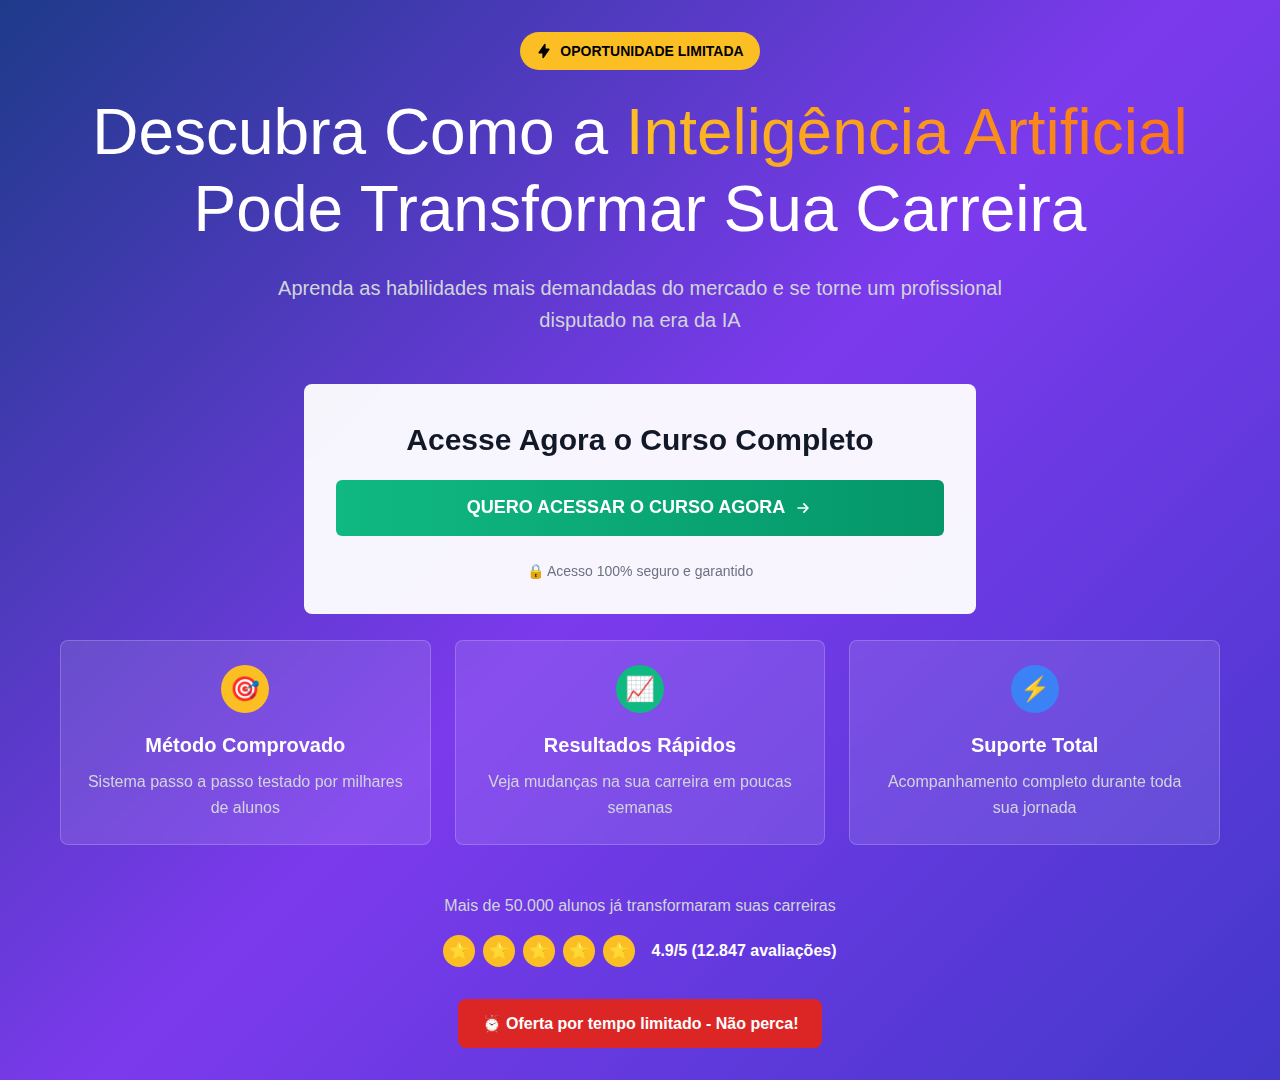
<file: index.html>
<!DOCTYPE html>
<html lang="pt-BR">
<head>
    <meta charset="UTF-8">
    <meta name="viewport" content="width=device-width, initial-scale=1.0">
    <title>Transforme Sua Carreira com IA - Acesso Exclusivo</title>
    <meta name="description" content="Descubra como a Inteligência Artificial pode revolucionar sua carreira. Método comprovado por milhares de alunos.">
    <meta name="keywords" content="inteligência artificial, IA, curso, carreira, tecnologia, programação">
    
    <!-- Open Graph -->
    <meta property="og:title" content="Transforme Sua Carreira com IA - Acesso Exclusivo">
    <meta property="og:description" content="Descubra como a Inteligência Artificial pode revolucionar sua carreira.">
    <meta property="og:type" content="website">
    
    <!-- TikTok Pixel Code Start -->
    <script>
    !function (w, d, t) {
    w.TiktokAnalyticsObject=t;var ttq=w[t]=w[t]||[];ttq.methods=["page","track","identify","instances","debug","on","off","once","ready","alias","group","enableCookie","disableCookie","holdConsent","revokeConsent","grantConsent"],ttq.setAndDefer=function(t,e){t[e]=function(){t.push([e].concat(Array.prototype.slice.call(arguments,0)))}};for(var i=0;i<ttq.methods.length;i++)ttq.setAndDefer(ttq,ttq.methods[i]);ttq.instance=function(t){for(
    var e=ttq._i[t]||[],n=0;n<ttq.methods.length;n++)ttq.setAndDefer(e,ttq.methods[n]);return e},ttq.load=function(e,n){var r="https://analytics.tiktok.com/i18n/pixel/events.js",o=n&&n.partner;ttq._i=ttq._i||{},ttq._i[e]=[],ttq._i[e]._u=r,ttq._t=ttq._t||{},ttq._t[e]=+new Date,ttq._o=ttq._o||{},ttq._o[e]=n||{};n=document.createElement("script")
    ;n.type="text/javascript",n.async=!0,n.src=r+"?sdkid="+e+"&lib="+t;e=document.getElementsByTagName("script")[0];e.parentNode.insertBefore(n,e)};


    ttq.load('D17FUD3C77U8DLIL918G');
    ttq.page();
    }(window, document, 'ttq');
    </script>
    <!-- TikTok Pixel Code End -->

    <style>
        * {
            margin: 0;
            padding: 0;
            box-sizing: border-box;
        }

        body {
            font-family: -apple-system, BlinkMacSystemFont, 'Segoe UI', Roboto, sans-serif;
            line-height: 1.6;
            color: #333;
        }

        .container {
            max-width: 1200px;
            margin: 0 auto;
            padding: 0 20px;
        }

        /* Background gradient */
        .hero-section {
            min-height: 100vh;
            background: linear-gradient(135deg, #1e3a8a 0%, #7c3aed 50%, #4338ca 100%);
            padding: 2rem 0;
        }

        /* Header styles */
        .header {
            text-align: center;
            margin-bottom: 3rem;
        }

        .badge {
            display: inline-flex;
            align-items: center;
            background: #fbbf24;
            color: #000;
            padding: 0.5rem 1rem;
            border-radius: 9999px;
            font-size: 0.875rem;
            font-weight: 600;
            margin-bottom: 1.5rem;
        }

        .badge-icon {
            width: 1rem;
            height: 1rem;
            margin-right: 0.5rem;
        }

        .main-title {
            font-size: clamp(2rem, 5vw, 4rem);
            font-weight: 500;
            color: white;
            margin-bottom: 1.5rem;
            line-height: 1.2;
        }

        .gradient-text {
            background: linear-gradient(to right, #fbbf24, #f97316);
            -webkit-background-clip: text;
            -webkit-text-fill-color: transparent;
            background-clip: text;
        }

        .subtitle {
            font-size: 1.25rem;
            color: #d1d5db;
            margin-bottom: 2rem;
            max-width: 48rem;
            margin-left: auto;
            margin-right: auto;
        }

        /* Benefits grid */
        .benefits-grid {
            display: grid;
            grid-template-columns: repeat(auto-fit, minmax(300px, 1fr));
            gap: 1.5rem;
            margin-bottom: 3rem;
        }

        .benefit-card {
            background: rgba(255, 255, 255, 0.1);
            backdrop-filter: blur(10px);
            border: 1px solid rgba(255, 255, 255, 0.2);
            border-radius: 0.5rem;
            padding: 1.5rem;
            text-align: center;
            transition: transform 0.3s ease;
        }

        .benefit-card:hover {
            transform: translateY(-5px);
        }

        .benefit-icon {
            width: 3rem;
            height: 3rem;
            margin: 0 auto 1rem;
            border-radius: 50%;
            display: flex;
            align-items: center;
            justify-content: center;
            font-size: 1.5rem;
        }

        .icon-yellow { background: #fbbf24; }
        .icon-green { background: #10b981; }
        .icon-blue { background: #3b82f6; }

        .benefit-title {
            font-size: 1.25rem;
            font-weight: 600;
            color: white;
            margin-bottom: 0.5rem;
        }

        .benefit-description {
            color: #d1d5db;
        }

        /* CTA Section */
        .cta-section {
            max-width: 42rem;
            margin: 0 auto;
            background: rgba(255, 255, 255, 0.95);
            backdrop-filter: blur(10px);
            border-radius: 0.5rem;
            padding: 2rem;
            text-align: center;
        }

        .cta-title {
            font-size: 1.875rem;
            font-weight: 700;
            color: #111827;
            margin-bottom: 1rem;
        }

        .cta-description {
            color: #4b5563;
            font-size: 1.125rem;
            margin-bottom: 1.5rem;
        }

        .cta-button {
            width: 100%;
            height: 3.5rem;
            font-size: 1.125rem;
            font-weight: 600;
            background: linear-gradient(to right, #10b981, #059669);
            color: white;
            border: none;
            border-radius: 0.375rem;
            cursor: pointer;
            transition: all 0.3s ease;
            display: flex;
            align-items: center;
            justify-content: center;
            gap: 0.5rem;
        }

        .cta-button:hover {
            background: linear-gradient(to right, #059669, #047857);
            transform: translateY(-2px);
            box-shadow: 0 10px 25px rgba(16, 185, 129, 0.3);
        }

        .arrow-icon {
            width: 1.25rem;
            height: 1.25rem;
        }

        .security-text {
            margin-top: 1.5rem;
            font-size: 0.875rem;
            color: #6b7280;
        }

        /* Social Proof */
        .social-proof {
            text-align: center;
            margin-top: 3rem;
        }

        .social-proof-text {
            color: #d1d5db;
            margin-bottom: 1rem;
        }

        .rating-container {
            display: flex;
            justify-content: center;
            align-items: center;
            gap: 0.5rem;
            flex-wrap: wrap;
        }

        .star {
            width: 2rem;
            height: 2rem;
            background: #fbbf24;
            border-radius: 50%;
            display: flex;
            align-items: center;
            justify-content: center;
        }

        .rating-text {
            color: white;
            font-weight: 600;
            margin-left: 0.5rem;
        }

        /* Urgency */
        .urgency {
            text-align: center;
            margin-top: 2rem;
        }

        .urgency-badge {
            display: inline-block;
            background: #dc2626;
            color: white;
            padding: 0.75rem 1.5rem;
            border-radius: 0.5rem;
            font-weight: 600;
        }

        /* Responsive */
        @media (max-width: 768px) {
            .benefits-grid {
                grid-template-columns: 1fr;
            }
            
            .cta-section {
                margin: 0 1rem;
                padding: 1.5rem;
            }
            
            .rating-container {
                justify-content: center;
            }
        }

        /* Animations */
        @keyframes fadeInUp {
            from {
                opacity: 0;
                transform: translateY(30px);
            }
            to {
                opacity: 1;
                transform: translateY(0);
            }
        }

        .animate-fade-in {
            animation: fadeInUp 0.6s ease-out;
        }

        /* Hidden pixel container */
        .pixel-container {
            display: none;
        }
    </style>
</head>
<body>
    <!-- Pixel Tracking Area -->
    <div id="pixel-container" class="pixel-container">
        <!-- Facebook Pixel -->
        <!-- Google Analytics -->
        <!-- Outros pixels de tracking -->
    </div>

    <div class="hero-section">
        <div class="container">
            <div class="header animate-fade-in">
                <div class="badge">
                    <svg class="badge-icon" fill="currentColor" viewBox="0 0 20 20">
                        <path fill-rule="evenodd" d="M11.3 1.046A1 1 0 0112 2v5h4a1 1 0 01.82 1.573l-7 10A1 1 0 018 18v-5H4a1 1 0 01-.82-1.573l7-10a1 1 0 011.12-.38z" clip-rule="evenodd"></path>
                    </svg>
                    OPORTUNIDADE LIMITADA
                </div>
                
                <h1 class="main-title">
                    Descubra Como a
                    <span class="gradient-text">Inteligência Artificial</span>
                    Pode Transformar Sua Carreira
                </h1>
                
                <p class="subtitle">
                    Aprenda as habilidades mais demandadas do mercado e se torne um profissional disputado na era da IA
                </p>
            </div>

            <!-- Call to Action -->
            <div class="cta-section animate-fade-in">
                <h2 class="cta-title">Acesse Agora o Curso Completo</h2>
                <!--<p class="cta-description">
                    Clique no botão abaixo e descubra como milhares de pessoas estão transformando suas carreiras com IA
                </p>-->
                
                <button class="cta-button" onclick="handleCTAClick()">
                    QUERO ACESSAR O CURSO AGORA
                    <svg class="arrow-icon" fill="none" stroke="currentColor" viewBox="0 0 24 24">
                        <path stroke-linecap="round" stroke-linejoin="round" stroke-width="2" d="M13 7l5 5m0 0l-5 5m5-5H6"></path>
                    </svg>
                </button>
                
                <p class="security-text">🔒 Acesso 100% seguro e garantido</p>
            </div>
            <br>

            <!-- Benefits Grid -->
            <div class="benefits-grid">
                <div class="benefit-card animate-fade-in">
                    <div class="benefit-icon icon-yellow">🎯</div>
                    <h3 class="benefit-title">Método Comprovado</h3>
                    <p class="benefit-description">Sistema passo a passo testado por milhares de alunos</p>
                </div>
                
                <div class="benefit-card animate-fade-in">
                    <div class="benefit-icon icon-green">📈</div>
                    <h3 class="benefit-title">Resultados Rápidos</h3>
                    <p class="benefit-description">Veja mudanças na sua carreira em poucas semanas</p>
                </div>
                
                <div class="benefit-card animate-fade-in">
                    <div class="benefit-icon icon-blue">⚡</div>
                    <h3 class="benefit-title">Suporte Total</h3>
                    <p class="benefit-description">Acompanhamento completo durante toda sua jornada</p>
                </div>
            </div>

            <!-- Social Proof -->
            <div class="social-proof animate-fade-in">
                <p class="social-proof-text">Mais de 50.000 alunos já transformaram suas carreiras</p>
                <div class="rating-container">
                    <div class="star">⭐</div>
                    <div class="star">⭐</div>
                    <div class="star">⭐</div>
                    <div class="star">⭐</div>
                    <div class="star">⭐</div>
                    <span class="rating-text">4.9/5 (12.847 avaliações)</span>
                </div>
            </div>

            <!-- Urgency -->
            <div class="urgency animate-fade-in">
                <div class="urgency-badge">
                    ⏰ Oferta por tempo limitado - Não perca!
                </div>
            </div>
        </div>
    </div>

    <script>
        function handleCTAClick() {
            // Dispara evento do TikTok Pixel
            if (typeof window !== "undefined" && window.ttq) {
                window.ttq.track("ClickButton", {
                    content_type: "product",
                    content_name: "Curso IA - Acesso",
                    value: 1,
                    currency: "BRL",
                });
            }

            // Redireciona para a página de vendas
            window.location.href = "https://curso-ia.programacaoweb.com.br/?ref=O99938718Y";
        }

        // Adiciona animações quando elementos entram na viewport
        function addScrollAnimations() {
            const observer = new IntersectionObserver((entries) => {
                entries.forEach(entry => {
                    if (entry.isIntersecting) {
                        entry.target.classList.add('animate-fade-in');
                    }
                });
            });

            document.querySelectorAll('.benefit-card, .cta-section').forEach(el => {
                observer.observe(el);
            });
        }

        // Inicializa animações quando a página carrega
        document.addEventListener('DOMContentLoaded', addScrollAnimations);
    </script>
</body>
</html>
</file>
